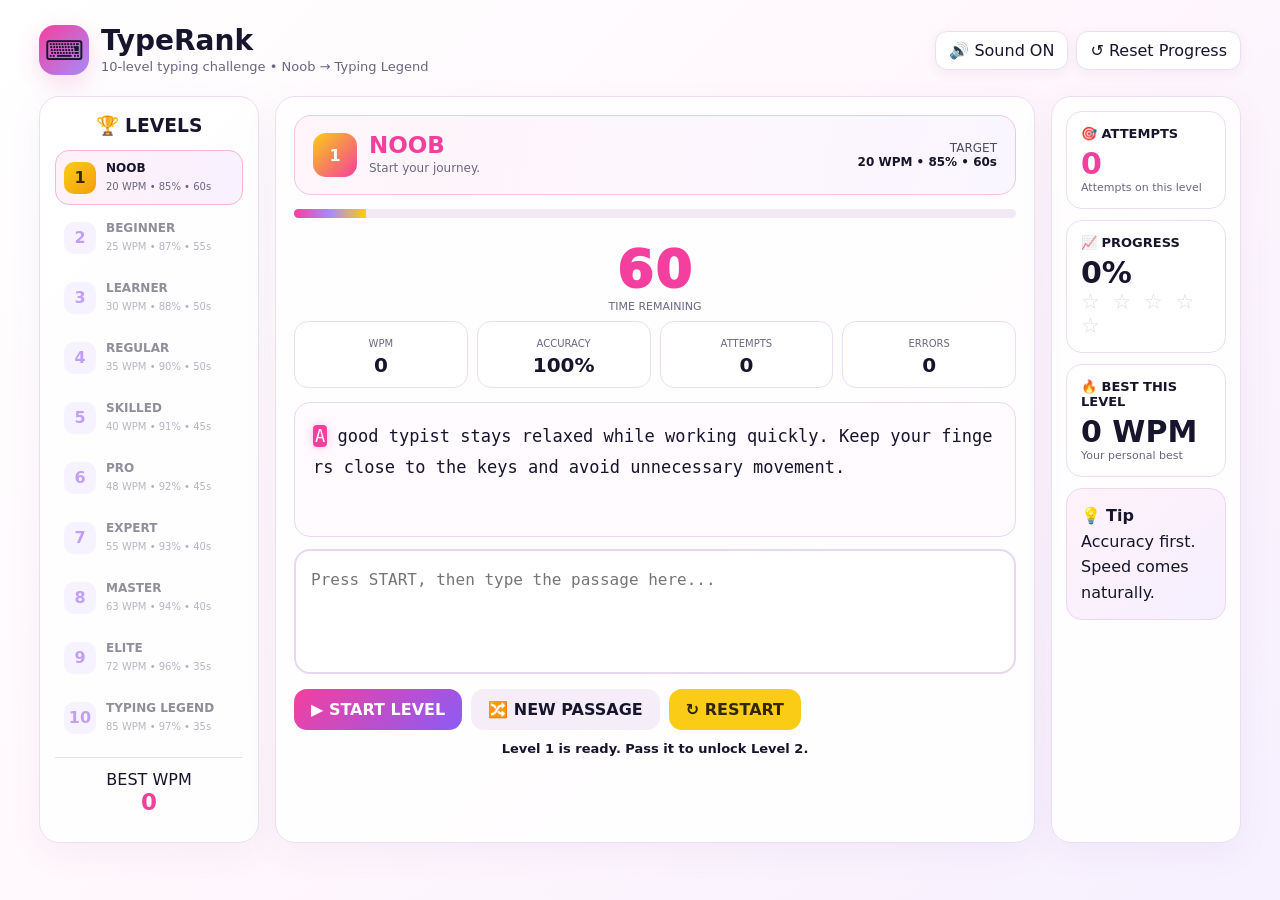
<file: index.html>
<!DOCTYPE html>
<html lang="en">
<head>
<meta charset="UTF-8">
<meta name="viewport" content="width=device-width,initial-scale=1">
<title>TypeRank — 10 Level Typing Challenge</title>
<style>
:root{
 --pink:#f43f9e;--pink2:#ec4899;--lav:#a78bfa;--purple:#8b5cf6;
 --yellow:#facc15;--ink:#17152b;--muted:#6b6680;--white:#fff;
 --line:#eadff1;--soft:#fff8fd;--green:#22c55e;--red:#ef4444;
}
*{box-sizing:border-box}
body{margin:0;min-height:100vh;font-family:Inter,Segoe UI,system-ui,sans-serif;background:linear-gradient(135deg,#fff 0%,#fff7fc 48%,#f6f0ff 100%);color:var(--ink)}
button{font:inherit;cursor:pointer}
.app{max-width:1250px;margin:auto;padding:24px}
.header{display:flex;justify-content:space-between;align-items:center;gap:18px;flex-wrap:wrap}
.brand{display:flex;align-items:center;gap:12px}.logo{width:50px;height:50px;border-radius:16px;background:linear-gradient(135deg,var(--pink),var(--lav));display:grid;place-items:center;font-size:27px;box-shadow:0 8px 25px #d9469b30}
.brand h1{margin:0;font-size:28px}.brand p{margin:2px 0;color:var(--muted);font-size:13px}
.sound{display:flex;gap:8px}.sound button{border:1px solid var(--line);background:#fff;border-radius:12px;padding:9px 13px;color:var(--ink);box-shadow:0 3px 12px #6b4a8012}
.dashboard{display:grid;grid-template-columns:220px 1fr 190px;gap:16px;margin-top:20px}
.card{background:#ffffffd9;border:1px solid var(--line);border-radius:20px;box-shadow:0 10px 35px #744c8910}
.levels{padding:15px}.levels h3{text-align:center;margin:3px 0 13px}.level{width:100%;display:flex;align-items:center;gap:10px;padding:10px 8px;border:1px solid transparent;background:transparent;border-radius:14px;text-align:left;margin:5px 0;color:var(--ink)}.level:hover:not(:disabled){background:#fff0f8}.level.active{border-color:#f4b6d8;background:linear-gradient(90deg,#fff1f8,#f8f1ff)}.level.done{color:#15803d}.level:disabled{opacity:.48;cursor:not-allowed}.badge{width:32px;height:32px;flex:0 0 32px;border-radius:10px;display:grid;place-items:center;font-weight:900;background:#eee6ff;color:#7c3aed}.level.active .badge{background:linear-gradient(135deg,var(--yellow),#f59e0b);color:#3d2700}.level.done .badge{background:#dcfce7;color:#15803d}.level strong{font-size:12px;display:block}.level small{font-size:10px;color:var(--muted)}
.best{margin-top:12px;padding:12px;border-top:1px solid var(--line);text-align:center}.best b{font-size:23px;color:var(--pink)}
.main{padding:18px}.levelHead{display:flex;justify-content:space-between;align-items:center;gap:15px;border:1px solid #f4c5df;background:linear-gradient(100deg,#fff5fa,#faf6ff);padding:16px 18px;border-radius:17px}.rankTitle{display:flex;align-items:center;gap:12px}.rankIcon{width:44px;height:44px;border-radius:13px;background:linear-gradient(135deg,var(--yellow),var(--pink));display:grid;place-items:center;font-weight:900;color:white}.rankTitle h2{margin:0;color:var(--pink);font-size:23px}.rankTitle p{margin:3px 0;color:var(--muted);font-size:12px}.targets{font-size:12px;text-align:right;color:#514b62}.targets b{color:var(--ink)}
.progress{height:9px;background:#f1eaf4;border-radius:99px;margin:14px 0;overflow:hidden}.progress i{display:block;height:100%;width:10%;background:linear-gradient(90deg,var(--pink),var(--lav),var(--yellow));transition:.3s}
.timerBox{text-align:center;padding:8px}.timer{font-size:52px;font-weight:950;color:var(--pink);letter-spacing:2px}.timer.warning{color:var(--red);animation:pulse .7s infinite alternate}@keyframes pulse{to{transform:scale(1.04)}}
.stats{display:grid;grid-template-columns:repeat(4,1fr);gap:9px}.stat{background:#fff;border:1px solid var(--line);border-radius:14px;padding:10px;text-align:center}.stat span{font-size:10px;color:var(--muted)}.stat b{display:block;font-size:20px;margin-top:2px}
.prompt{margin-top:14px;padding:18px;border:1px solid #ead9f2;background:#fffbff;border-radius:16px;font:17px/1.8 ui-monospace,SFMono-Regular,Menlo,monospace;white-space:normal;overflow-wrap:anywhere;min-height:135px}.prompt .typed{color:#9b94a8}.prompt .wrong{color:var(--red);text-decoration:underline}.prompt .current{background:var(--pink);color:white;border-radius:4px;padding:1px 2px;box-shadow:0 0 10px #f43f9e55}
textarea{width:100%;height:125px;margin-top:12px;border:2px solid #e7d7ef;border-radius:16px;background:#fff;color:var(--ink);padding:15px;font:16px/1.7 ui-monospace,monospace;resize:none;outline:none}textarea:focus{border-color:var(--pink);box-shadow:0 0 0 4px #f43f9e12}
.actions{display:flex;gap:9px;margin-top:11px}.btn{border:0;border-radius:13px;padding:11px 17px;font-weight:800}.primary{background:linear-gradient(135deg,var(--pink),var(--purple));color:white}.yellow{background:var(--yellow);color:#332500}.ghost{background:#f5eef8;color:var(--ink)}.next{display:none;background:linear-gradient(135deg,#22c55e,#14b8a6);color:white}
.message{text-align:center;min-height:24px;margin-top:11px;font-size:13px;font-weight:700}
.side{padding:14px}.sideCard{padding:14px;border:1px solid var(--line);border-radius:16px;margin-bottom:11px;background:#fff}.sideCard h3{margin:0 0 5px;font-size:13px}.big{font-size:30px;font-weight:900}.attemptNum{color:var(--pink)}.mini{color:var(--muted);font-size:11px}.stars{font-size:21px;letter-spacing:3px;color:#ddd}.tip{background:linear-gradient(135deg,#fff3fa,#f5efff);border-color:#efd6ea;line-height:1.6}
.modal{display:none;position:fixed;inset:0;background:#17132955;backdrop-filter:blur(5px);align-items:center;justify-content:center;padding:20px;z-index:10}.modal.show{display:flex}.modalBox{background:#fff;border:1px solid var(--line);border-radius:24px;max-width:430px;width:100%;padding:28px;text-align:center;box-shadow:0 25px 80px #34203b30}.modalIcon{font-size:60px}.modalBox h2{margin:5px;font-size:28px;color:var(--pink)}.modalBox p{color:var(--muted);line-height:1.6}
@media(max-width:900px){.dashboard{grid-template-columns:1fr}.levels{display:grid;grid-template-columns:repeat(5,1fr);gap:5px}.level{margin:0}.level div:last-child{display:none}.side{display:grid;grid-template-columns:1fr 1fr;gap:10px}.tip{grid-column:1/-1}}@media(max-width:600px){.app{padding:12px}.levels{grid-template-columns:repeat(2,1fr)}.stats{grid-template-columns:repeat(2,1fr)}.levelHead{flex-direction:column;align-items:flex-start}.targets{text-align:left}.actions{flex-wrap:wrap}}
</style>
<link rel="manifest" href="manifest.webmanifest"><meta name="theme-color" content="#f43f9e"></head>
<body>
<div class="app">
<header class="header">
<div class="brand"><div class="logo">⌨️</div><div><h1>TypeRank</h1><p>10-level typing challenge • Noob → Typing Legend</p></div></div>
<div class="sound"><button id="soundBtn">🔊 Sound ON</button><button id="resetAll">↺ Reset Progress</button></div>
</header>

<div class="dashboard">
<aside class="levels card"><h3>🏆 LEVELS</h3><div id="levelList"></div><div class="best">BEST WPM<br><b id="overallBest">0</b></div></aside>

<main class="main card">
<div class="levelHead"><div class="rankTitle"><div class="rankIcon" id="rankIcon">1</div><div><h2 id="rankName">NOOB</h2><p id="rankDesc">Start your journey.</p></div></div><div class="targets">TARGET<br><b id="targetText">20 WPM • 85% • 60s</b></div></div>
<div class="progress"><i id="progressBar"></i></div>
<div class="timerBox"><div class="timer" id="timer">60</div><div class="mini">TIME REMAINING</div></div>
<div class="stats"><div class="stat"><span>WPM</span><b id="wpm">0</b></div><div class="stat"><span>ACCURACY</span><b id="accuracy">100%</b></div><div class="stat"><span>ATTEMPTS</span><b id="attempts">0</b></div><div class="stat"><span>ERRORS</span><b id="errors">0</b></div></div>
<div class="prompt" id="prompt"></div>
<textarea id="input" disabled spellcheck="false" autocomplete="off" autocorrect="off" placeholder="Press START, then type the passage here..."></textarea>
<div class="actions"><button class="btn primary" id="start">▶ START LEVEL</button><button class="btn ghost" id="newPassage">🔀 NEW PASSAGE</button><button class="btn yellow" id="restart">↻ RESTART</button><button class="btn next" id="next">NEXT LEVEL →</button></div>
<div class="message" id="message">Level 1 is ready. Pass it to unlock Level 2.</div>
</main>

<aside class="side card">
<div class="sideCard"><h3>🎯 ATTEMPTS</h3><div class="big attemptNum" id="attemptSide">0</div><div class="mini">Attempts on this level</div></div>
<div class="sideCard"><h3>📈 PROGRESS</h3><div class="big" id="progressText">0%</div><div class="stars" id="stars">☆ ☆ ☆ ☆ ☆</div></div>
<div class="sideCard"><h3>🔥 BEST THIS LEVEL</h3><div class="big" id="bestLevel">0 WPM</div><div class="mini">Your personal best</div></div>
<div class="sideCard tip">💡 <b>Tip</b><br><span id="tip">Accuracy first. Speed comes naturally.</span></div>
</aside>
</div>
</div>

<div class="modal" id="modal"><div class="modalBox"><div class="modalIcon" id="modalIcon">🏆</div><h2 id="modalTitle">LEVEL CLEARED!</h2><p id="modalText"></p><button class="btn primary" id="modalButton">Continue</button></div></div>

<script>
const levels=[
{name:"NOOB",desc:"Start your journey.",wpm:20,acc:85,time:60},
{name:"BEGINNER",desc:"Build your rhythm.",wpm:25,acc:87,time:55},
{name:"LEARNER",desc:"Get comfortable.",wpm:30,acc:88,time:50},
{name:"REGULAR",desc:"Develop consistency.",wpm:35,acc:90,time:50},
{name:"SKILLED",desc:"Now it gets serious.",wpm:40,acc:91,time:45},
{name:"PRO",desc:"Speed meets precision.",wpm:48,acc:92,time:45},
{name:"EXPERT",desc:"Push your limits.",wpm:55,acc:93,time:40},
{name:"MASTER",desc:"Elite control required.",wpm:63,acc:94,time:40},
{name:"ELITE",desc:"Very few reach this.",wpm:72,acc:96,time:35},
{name:"TYPING LEGEND",desc:"The ultimate challenge.",wpm:85,acc:97,time:35}
];

const passages=[
["Typing is an essential skill in the digital age. It improves productivity, saves time, and builds confidence."],
["Practice every day with a steady rhythm. Focus on accuracy first, then allow your speed to grow naturally."],
["A good typist stays relaxed while working quickly. Keep your fingers close to the keys and avoid unnecessary movement."],
["Mistakes are feedback, not failure. Notice the keys that slow you down and practice those patterns until they become automatic."],
["Professional typing requires more than speed. Consistency, accuracy, posture, concentration, and rhythm all matter."],
["Fast typing becomes easier when your fingers learn common words and patterns. Read slightly ahead and let muscle memory work."],
["Expert typists can maintain high speed without sacrificing accuracy. They remain calm, recover quickly from errors, and keep moving."],
["Mastery is built through deliberate practice. Difficult sentences should challenge your speed while demanding careful attention to every character."],
["Elite performance requires exceptional precision under pressure. Keep your rhythm steady even when the countdown is getting close to zero."],
["Welcome to the final challenge. A typing legend combines speed, accuracy, rhythm, focus, and confidence while making difficult text look effortless."]
];

const tips=[
"Accuracy first. Speed comes naturally.",
"Keep a steady rhythm instead of rushing.",
"Look at the passage, not the keyboard.",
"Relax your hands and avoid unnecessary movement.",
"Try to make fewer mistakes without slowing too much.",
"Read a few words ahead while you type.",
"Recover from mistakes quickly and keep your rhythm.",
"Consistency is more important than one fast attempt.",
"Stay calm. Pressure makes people type worse.",
"You made it this far. Focus and finish strong."
];

let state=JSON.parse(localStorage.getItem("typeRankState")||"null")||{
unlocked:0,completed:[],attempts:Array(10).fill(0),best:Array(10).fill(0),sound:true
};
let current=0,text="",running=false,time=0,startTime=0,timerId=null;

const $=id=>document.getElementById(id);
function save(){localStorage.setItem("typeRankState",JSON.stringify(state))}
function shuffle(arr){return [...arr].sort(()=>Math.random()-.5)}
function chooseText(){let options=shuffle(passages.flat()).filter(x=>x!==text);text=options[0]||passages[0][0];render()}
function beep(freq=600,duration=.05,type="sine"){if(!state.sound)return;try{const A=window.AudioContext||window.webkitAudioContext;if(!A)return;const c=new A(),o=c.createOscillator(),g=c.createGain();o.type=type;o.frequency.value=freq;g.gain.value=.025;o.connect(g);g.connect(c.destination);o.start();o.stop(c.currentTime+duration)}catch(e){}}
function renderLevels(){
const box=$("levelList");box.innerHTML="";
levels.forEach((l,i)=>{
const b=document.createElement("button");b.className="level "+(i===current?"active ":"")+(state.completed.includes(i)?"done":"");b.disabled=i>state.unlocked;b.innerHTML=`<span class="badge">${i<state.completed.length&&state.completed.includes(i)?"✓":i+1}</span><div><strong>${l.name}</strong><small>${l.wpm} WPM • ${l.acc}% • ${l.time}s</small></div>`;
if(i<=state.unlocked)b.onclick=()=>{if(!running){current=i;resetAttempt();updateUI()}};
box.appendChild(b);
});
}
function updateUI(){
const l=levels[current];
$("rankIcon").textContent=current+1;$("rankName").textContent=l.name;$("rankDesc").textContent=l.desc;
$("targetText").textContent=`${l.wpm} WPM • ${l.acc}% • ${l.time}s`;
$("attempts").textContent=state.attempts[current];$("attemptSide").textContent=state.attempts[current];
$("bestLevel").textContent=(state.best[current]||0)+" WPM";
$("progressBar").style.width=((state.unlocked+1)/10*100)+"%";
$("progressText").textContent=(state.completed.length/10*100)+"%";
$("stars").textContent="★★★★★".split("").map((s,i)=>i<state.completed.length?"★":"☆").join(" ");
$("tip").textContent=tips[current];
$("overallBest").textContent=Math.max(...state.best,0);
$("timer").textContent=running?time:l.time;
$("soundBtn").textContent=state.sound?"🔊 Sound ON":"🔇 Sound OFF";
renderLevels();
}
function resetAttempt(newPassage=true){
clearInterval(timerId);running=false;const l=levels[current];time=l.time;$("timer").textContent=time;$("timer").classList.remove("warning");
$("input").value="";$("input").disabled=true;$("wpm").textContent="0";$("accuracy").textContent="100%";$("errors").textContent="0";
$("start").disabled=false;$("start").textContent="▶ START LEVEL";$("next").style.display="none";
$("message").textContent=`Level ${current+1}: reach ${l.wpm} WPM with ${l.acc}% accuracy in ${l.time} seconds.`;
if(newPassage)chooseText();else render();
}
function calculate(){
const typed=$("input").value;let correct=0,errors=0;
for(let i=0;i<typed.length;i++){if(typed[i]===text[i])correct++;else errors++}
const elapsed=running?Math.max((Date.now()-startTime)/1000,.5):Math.max((Date.now()-startTime)/1000,.5);
const wpm=Math.round((correct/5)/(elapsed/60));const acc=typed.length?Math.round(correct/typed.length*100):100;
$("wpm").textContent=wpm;$("accuracy").textContent=acc+"%";$("errors").textContent=errors;return{wpm,acc,errors};
}
function render(){
const typed=$("input").value;let out="";
for(let i=0;i<text.length;i++){
const safe=text[i]===" "?"&nbsp;":text[i].replace(/&/g,"&amp;").replace(/</g,"&lt;").replace(/>/g,"&gt;");
if(i<typed.length)out+=`<span class="${typed[i]===text[i]?"typed":"wrong"}">${safe}</span>`;
else if(i===typed.length)out+=`<span class="current">${safe}</span>`;
else out+=safe;
}
$("prompt").innerHTML=out;
}
function start(){
if(running)return;
running=true;state.attempts[current]++;save();updateUI();$("input").disabled=false;$("input").focus();
time=levels[current].time;startTime=Date.now();$("timer").textContent=time;$("start").textContent="⏱ TYPING...";
beep(700,.08);
timerId=setInterval(()=>{time--;$("timer").textContent=time;if(time<=10)$("timer").classList.add("warning");if(time<=0)finish(false)},1000);
}
function finish(successByText){
if(!running)return;clearInterval(timerId);running=false;const r=calculate(),l=levels[current];
$("input").disabled=true;
if(r.wpm>=l.wpm&&r.acc>=l.acc){
state.completed=[...new Set([...state.completed,current])];state.unlocked=Math.max(state.unlocked,Math.min(9,current+1));state.best[current]=Math.max(state.best[current],r.wpm);save();
beep(880,.12);setTimeout(()=>beep(1175,.16),120);
$("message").textContent=current===9?"🏆 YOU ARE A TYPING LEGEND!":"🎉 LEVEL CLEARED! The next level is now unlocked.";
$("next").style.display=current<9?"inline-block":"none";showModal(true,r);
}else{
state.best[current]=Math.max(state.best[current],r.wpm);save();beep(180,.18,"square");
$("message").textContent=`❌ Not cleared. Target: ${l.wpm} WPM + ${l.acc}% accuracy. Attempt ${state.attempts[current]}.`;
showModal(false,r);
}
updateUI();
}
function showModal(ok,r){
const l=levels[current];$("modalIcon").textContent=ok?(current===9?"👑":"🏆"):"⏰";$("modalTitle").textContent=ok?(current===9?"TYPING LEGEND!":"LEVEL CLEARED!"):"TRY AGAIN!";
$("modalText").textContent=`You scored ${r.wpm} WPM with ${r.acc}% accuracy and ${r.errors} errors. ${ok?(current<9?"Next level is harder and has a shorter time limit.":"You completed all 10 levels!"):`You need at least ${l.wpm} WPM and ${l.acc}% accuracy.`}`;
$("modalButton").textContent=ok&&current<9?"NEXT LEVEL":"TRY AGAIN";$("modal").classList.add("show");
}
$("modalButton").onclick=()=>{$("modal").classList.remove("show");if(state.unlocked>current&&current<9){current++;resetAttempt(true)}else resetAttempt(true);updateUI()};
$("start").onclick=start;
$("restart").onclick=()=>resetAttempt(false);
$("newPassage").onclick=()=>{if(!running){chooseText();$("message").textContent="🔀 New passage selected. The level target stays the same."}};
$("next").onclick=()=>{if(state.unlocked>current&&!running){current++;resetAttempt(true);updateUI()}};
$("soundBtn").onclick=()=>{state.sound=!state.sound;save();updateUI();if(state.sound)beep(800,.08)};
$("resetAll").onclick=()=>{if(confirm("Reset all level progress, attempts and best scores?")){localStorage.removeItem("typeRankState");location.reload()}};
$("input").addEventListener("input",()=>{
if(!running)start();render();const r=calculate();
if($("input").value.length>=text.length)finish(true);
else if(state.sound)beep($("input").value.slice(-1)===text[$("input").value.length-1]?560:160,.012);
});
chooseText();updateUI();
</script>
<script>
if ("serviceWorker" in navigator) {
  window.addEventListener("load", () => navigator.serviceWorker.register("./sw.js").catch(()=>{}));
}
</script>
</body>
</html>
</file>
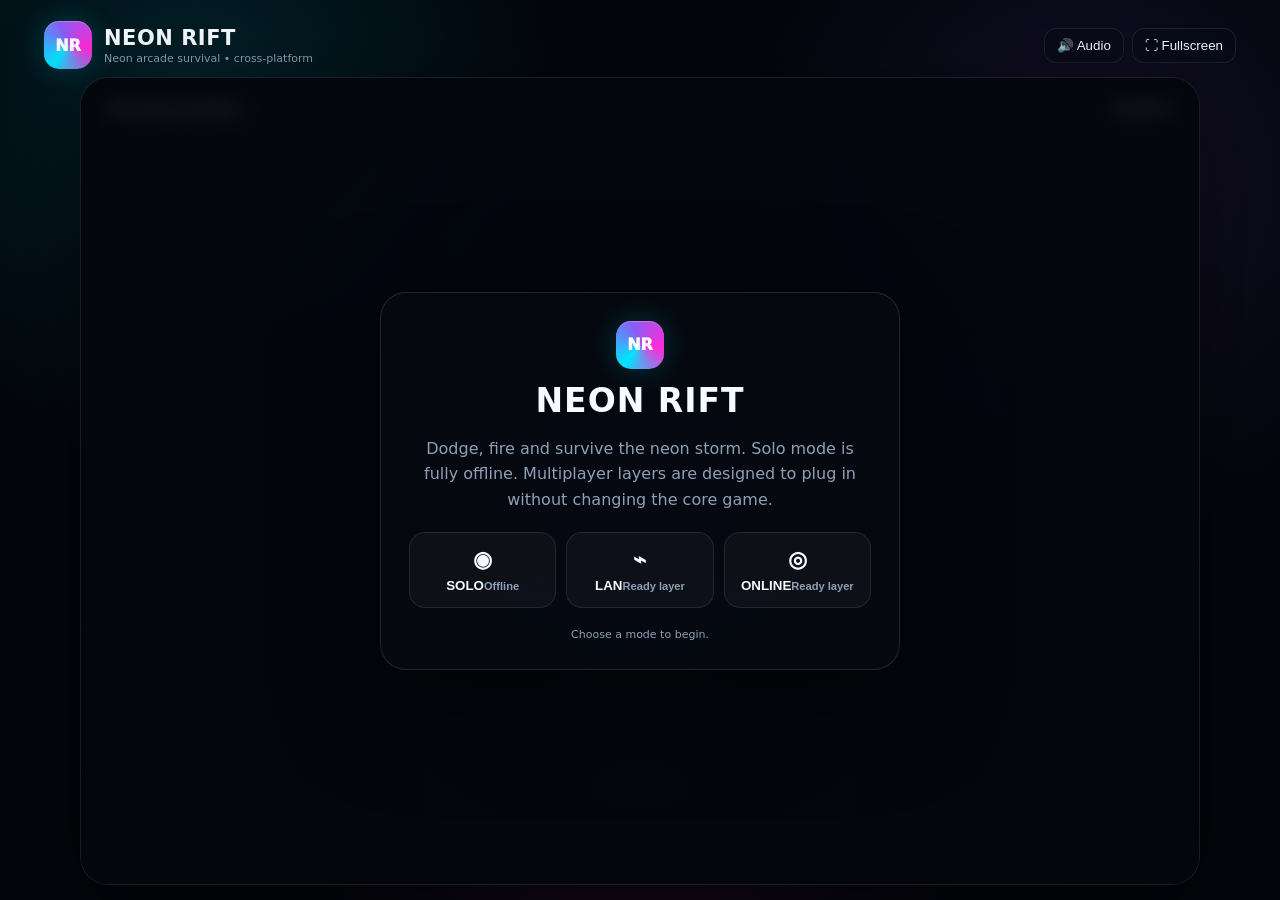
<file: neon-rift.html>
<!doctype html><html lang="en"><head><meta charset="utf-8"><meta name="viewport" content="width=device-width,initial-scale=1,viewport-fit=cover"><meta name="theme-color" content="#03050b"><title>NEON RIFT</title><link rel="stylesheet" href="neon-rift.css"></head><body><div class="nr-app"><header class="nr-top"><div class="nr-brand"><div class="nr-logo">NR</div><div class="nr-title"><h1>NEON RIFT</h1><p>Neon arcade survival • cross-platform</p></div></div><div class="nr-toolbar"><button class="nr-btn" id="audioBtn">🔊 Audio</button><button class="nr-btn" id="fullscreenBtn">⛶ Fullscreen</button></div></header><main class="nr-stage"><section class="nr-game-card"><canvas class="nr-canvas" id="gameCanvas"></canvas><div class="nr-hud"><div class="nr-chip" id="deviceMode">Detecting controls…</div><div class="nr-chip" id="scoreHud">SCORE 0</div></div><div class="nr-menu" id="menu"><div class="nr-menu-card"><div class="nr-logo" style="margin:0 auto 12px">NR</div><h2>NEON RIFT</h2><p>Dodge, fire and survive the neon storm. Solo mode is fully offline. Multiplayer layers are designed to plug in without changing the core game.</p><div class="nr-mode-grid"><button class="nr-mode" id="soloBtn"><strong>◉</strong>SOLO<small>Offline</small></button><button class="nr-mode" id="lanBtn"><strong>⌁</strong>LAN<small>Ready layer</small></button><button class="nr-mode" id="onlineBtn"><strong>◎</strong>ONLINE<small>Ready layer</small></button></div><div class="nr-status" id="status">Choose a mode to begin.</div></div></div><div class="nr-controls-touch" id="touchControls"><div class="nr-joy" id="joystick"><div class="nr-stick" id="stick"></div></div><button class="nr-fire" id="fireBtn">FIRE</button></div><div class="nr-game-over nr-hidden" id="gameOver"><div class="nr-result"><h2>RIFT COLLAPSED</h2><p id="resultText">Score 0</p><div style="display:flex;gap:8px;justify-content:center;flex-wrap:wrap"><button class="nr-primary" id="retryBtn">Retry</button><button class="nr-secondary" id="menuBtn">Menu</button></div></div></div></section></main></div><script type="module">import{NeonRiftEngine,detectInputMode,GAME}from'./neon-rift.js';
const $=id=>document.getElementById(id);const canvas=$('gameCanvas');const engine=new NeonRiftEngine(canvas);let input=detectInputMode();$('deviceMode').textContent=input==='desktop'?'⌨️ Desktop controls':input==='touch'?'📱 Touch controls':'🔀 Hybrid controls';let audioOn=true,started=false;
const audio=()=>{if(!audioOn)return;try{const A=window.AudioContext||window.webkitAudioContext;if(!A)return;const c=window.__nrAudio||(window.__nrAudio=new A());if(c.state==='suspended')c.resume() ;const o=c.createOscillator(),g=c.createGain();o.type='triangle';o.frequency.value=540;g.gain.value=.018;o.connect(g);g.connect(c.destination);o.start();o.stop(c.currentTime+.07)}catch{}};
function start(mode){started=true;$('menu').classList.add('nr-hidden');$('gameOver').classList.add('nr-hidden');$('status').textContent=`${mode} mode`;engine.score=0;engine.player.hp=100;engine.elapsed=0;engine.enemies=[];engine.projectiles=[];engine.particles=[];engine.control={x:0,y:0,fire:false};engine.stop();engine.start();audio();}
$('soloBtn').onclick=()=>start('Solo Offline');$('lanBtn').onclick=()=>{$('status').textContent='LAN mode scaffold ready — networking layer comes next.';audio()};$('onlineBtn').onclick=()=>{$('status').textContent='Online mode scaffold ready — authoritative server layer comes next.';audio()};$('retryBtn').onclick=()=>start('Solo Offline');$('menuBtn').onclick=()=>{engine.stop();started=false;$('gameOver').classList.add('nr-hidden');$('menu').classList.remove('nr-hidden')};$('audioBtn').onclick=()=>{audioOn=!audioOn;$('audioBtn').textContent=audioOn?'🔊 Audio':'🔇 Audio'};$('fullscreenBtn').onclick=()=>document.documentElement.requestFullscreen?.();
function keyboard(){if(input==='touch')return;const k={};addEventListener('keydown',e=>{k[e.key.toLowerCase()]=true;if(e.key===' ')engine.control.fire=true});addEventListener('keyup',e=>{k[e.key.toLowerCase()]=false;if(e.key===' ')engine.control.fire=false});setInterval(()=>{let x=0,y=0;if(k.w||k.arrowup)y-=1;if(k.s||k.arrowdown)y+=1;if(k.a||k.arrowleft)x-=1;if(k.d||k.arrowright)x+=1;const m=Math.hypot(x,y)||1;engine.control.x=x/m;engine.control.y=y/m},30)}keyboard();
const joy=$('joystick'),stick=$('stick');let joyId=null;function joyMove(e){const r=joy.getBoundingClientRect(),cx=r.left+r.width/2,cy=r.top+r.height/2,dx=e.clientX-cx,dy=e.clientY-cy,max=r.width*.34,dist=Math.min(max,Math.hypot(dx,dy)),a=Math.atan2(dy,dx),x=Math.cos(a)*dist,y=Math.sin(a)*dist;stick.style.transform=`translate(${x}px,${y}px)`;engine.control.x=x/max;engine.control.y=y/max}joy.addEventListener('pointerdown',e=>{joyId=e.pointerId;joy.setPointerCapture(e.pointerId);joyMove(e)});joy.addEventListener('pointermove',e=>{if(e.pointerId===joyId)joyMove(e)});['pointerup','pointercancel','lostpointercapture'].forEach(ev=>joy.addEventListener(ev,()=>{joyId=null;stick.style.transform='translate(0,0)';engine.control.x=0;engine.control.y=0}));$('fireBtn').addEventListener('pointerdown',e=>{engine.control.fire=true;audio();try{navigator.vibrate?.(10)}catch{}});['pointerup','pointercancel','pointerleave'].forEach(ev=>$('fireBtn').addEventListener(ev,()=>engine.control.fire=false));
setInterval(()=>{$('scoreHud').textContent=`SCORE ${engine.score} • HP ${engine.player.hp}`;if(started&&engine.player.hp<=0){engine.stop();$('gameOver').classList.remove('nr-hidden');$('resultText').textContent=`Score ${engine.score} • ${Math.floor(engine.elapsed)}s survived`;try{navigator.vibrate?.([40,30,80])}catch{}}},100);
</script></body></html>
</file>
<file: neon-rift.css>
:root{--bg:#03050b;--panel:rgba(9,13,24,.76);--line:rgba(255,255,255,.09);--text:#f6fbff;--muted:#8ea0b7;--cyan:#00e5ff;--violet:#8b5cf6;--pink:#ff2bd6;--danger:#ff2b6d;--green:#39f59a}*{box-sizing:border-box}html,body{margin:0;min-height:100%;background:#03050b;color:var(--text);font-family:Inter,ui-sans-serif,system-ui,sans-serif}body{overflow:hidden;background:radial-gradient(circle at 15% 10%,rgba(0,229,255,.12),transparent 28%),radial-gradient(circle at 85% 20%,rgba(139,92,246,.12),transparent 28%),radial-gradient(circle at 50% 90%,rgba(255,43,214,.08),transparent 32%),#03050b}.nr-app{min-height:100dvh;display:grid;grid-template-rows:auto 1fr;padding:14px}.nr-top{display:flex;align-items:center;justify-content:space-between;gap:12px;max-width:1200px;width:100%;margin:0 auto;padding:7px 4px}.nr-brand{display:flex;align-items:center;gap:12px}.nr-logo{width:48px;height:48px;border-radius:15px;background:conic-gradient(from 220deg,var(--cyan),var(--violet),var(--pink),var(--cyan));display:grid;place-items:center;font-weight:950;box-shadow:0 0 28px rgba(0,229,255,.2),inset 0 1px 0 rgba(255,255,255,.25)}.nr-title h1{margin:0;font-size:21px;letter-spacing:.5px}.nr-title p{margin:2px 0 0;color:var(--muted);font-size:11px}.nr-toolbar{display:flex;gap:8px}.nr-btn{border:1px solid var(--line);background:var(--panel);color:var(--text);padding:9px 12px;border-radius:12px;backdrop-filter:blur(18px);cursor:pointer}.nr-stage{position:relative;display:grid;place-items:center;min-height:0}.nr-game-card{position:relative;width:min(1120px,100%);height:calc(100dvh - 92px);border:1px solid var(--line);border-radius:28px;overflow:hidden;background:rgba(3,6,12,.8);box-shadow:0 30px 100px rgba(0,0,0,.5),inset 0 1px 0 rgba(255,255,255,.05);isolation:isolate}.nr-canvas{position:absolute;inset:0;width:100%;height:100%;display:block;touch-action:none}.nr-hud{position:absolute;top:14px;left:14px;right:14px;z-index:4;display:flex;justify-content:space-between;pointer-events:none}.nr-chip{padding:9px 12px;border:1px solid var(--line);background:rgba(6,10,18,.62);border-radius:12px;backdrop-filter:blur(16px);font-size:12px;font-weight:800}.nr-controls-touch{position:absolute;inset:0;z-index:5;display:none;pointer-events:none}.nr-joy{position:absolute;left:18px;bottom:20px;width:122px;height:122px;border-radius:50%;border:1px solid rgba(255,255,255,.12);background:rgba(7,12,20,.34);box-shadow:inset 0 0 30px rgba(0,229,255,.06);pointer-events:auto;touch-action:none}.nr-stick{position:absolute;left:50%;top:50%;width:58px;height:58px;margin:-29px;border-radius:50%;background:radial-gradient(circle at 35% 30%,#b9fbff,var(--cyan) 42%,#007b91 100%);box-shadow:0 0 26px rgba(0,229,255,.34);transform:translate(0,0);transition:transform .08s ease}.nr-fire{position:absolute;right:22px;bottom:28px;width:76px;height:76px;border-radius:24px;border:1px solid rgba(255,255,255,.15);background:linear-gradient(145deg,rgba(255,43,109,.85),rgba(139,92,246,.78));color:#fff;font-weight:950;box-shadow:0 12px 35px rgba(255,43,109,.2);pointer-events:auto;touch-action:none}.nr-menu{position:absolute;inset:0;display:grid;place-items:center;z-index:10;background:radial-gradient(circle,rgba(4,8,16,.5),rgba(4,7,13,.86));backdrop-filter:blur(9px)}.nr-menu-card{width:min(520px,calc(100% - 32px));padding:28px;border:1px solid rgba(255,255,255,.12);border-radius:26px;background:rgba(7,10,18,.8);box-shadow:0 30px 100px rgba(0,0,0,.58);text-align:center}.nr-menu-card h2{margin:0;font-size:33px;letter-spacing:1px}.nr-menu-card p{color:var(--muted);line-height:1.6}.nr-mode-grid{display:grid;grid-template-columns:repeat(3,1fr);gap:10px;margin:20px 0}.nr-mode{border:1px solid var(--line);background:rgba(255,255,255,.035);color:var(--text);border-radius:16px;padding:14px 8px;font-weight:850}.nr-mode strong{display:block;font-size:22px;margin-bottom:5px}.nr-mode small{color:var(--muted)}.nr-mode:hover{border-color:rgba(0,229,255,.28);transform:translateY(-2px)}.nr-status{color:var(--muted);font-size:11px;margin-top:14px}.nr-hidden{display:none!important}.nr-touch-visible{display:block}.nr-game-over{position:absolute;inset:0;z-index:12;display:grid;place-items:center;background:rgba(2,4,8,.7);backdrop-filter:blur(8px)}.nr-result{width:min(380px,calc(100% - 32px));text-align:center;padding:25px;border-radius:24px;border:1px solid var(--line);background:rgba(7,10,18,.9);box-shadow:0 30px 90px rgba(0,0,0,.5)}.nr-result h2{margin:8px 0}.nr-result p{color:var(--muted)}.nr-primary{border:0;background:linear-gradient(135deg,var(--cyan),var(--violet));color:#001018;padding:12px 17px;border-radius:13px;font-weight:950}.nr-secondary{border:1px solid var(--line);background:rgba(255,255,255,.045);color:#fff;padding:12px 17px;border-radius:13px;font-weight:850}@media(max-width:760px){.nr-app{padding:8px}.nr-top{padding:6px 2px}.nr-title h1{font-size:19px}.nr-game-card{height:calc(100dvh - 72px);border-radius:20px}.nr-mode-grid{grid-template-columns:1fr}.nr-controls-touch{display:block}.nr-toolbar .nr-btn:nth-child(2){display:none}}@media(pointer:fine) and (min-width:761px){.nr-controls-touch{display:none}}
</file>
